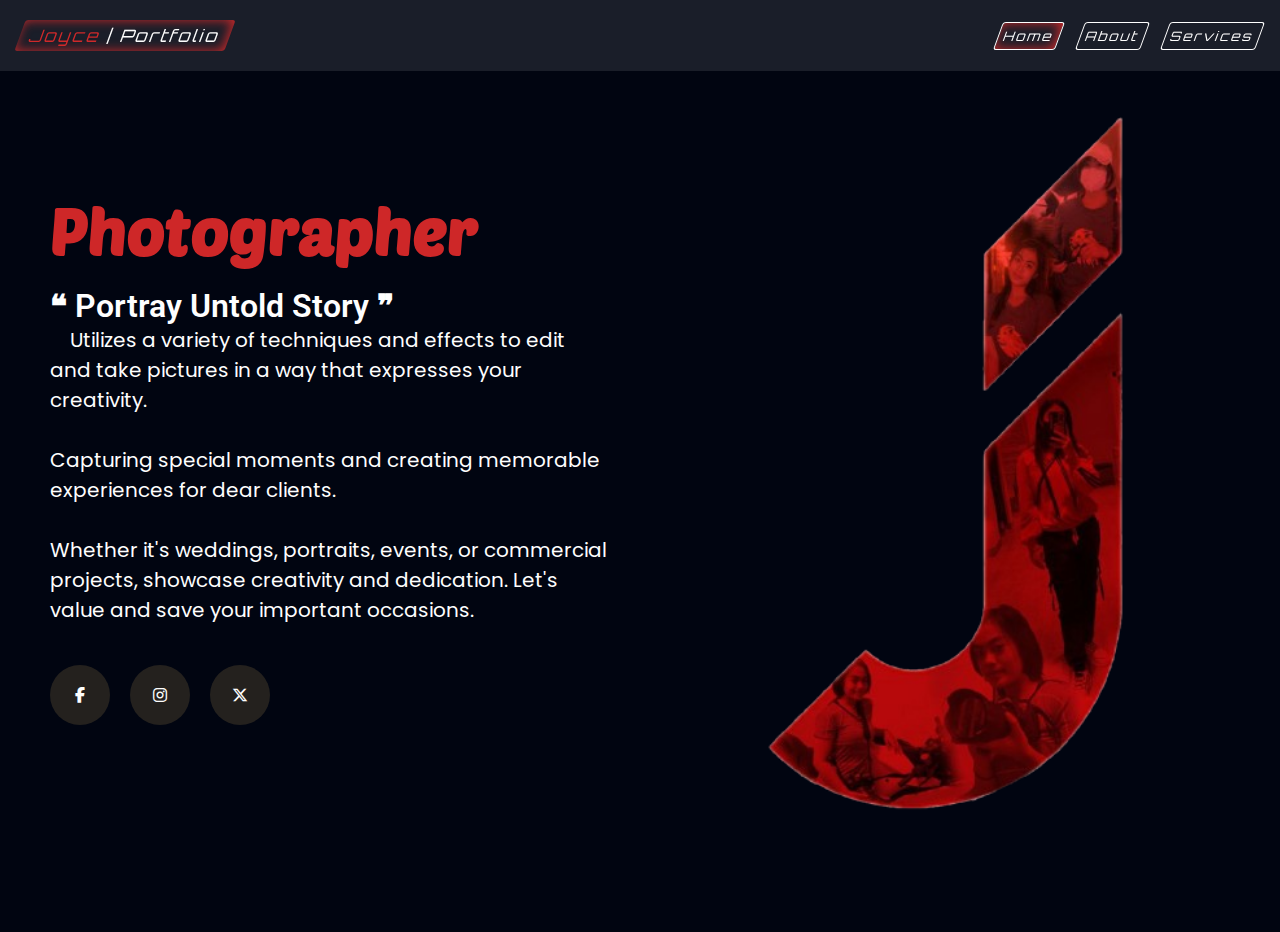
<file: index.html>
<!DOCTYPE html>
<html lang="en">

<head>
    <meta charset="UTF-8">
    <meta name="viewport" content="width=device-width, initial-scale=1.0">
    <title>Joyce | Portfolio</title>
    <link rel="stylesheet" href="assets/css/index.css">
    <link rel="stylesheet" href="assets/css/media_query.css">
    
</head>

<body>
    <!-- header -->
    <header>
        <h1><span>Joyce</span> | Portfolio</h1>
        <nav>
            <ul>
                <li><a href="index.html" class="active">Home</a></li>
                <li><a href="about.html">About</a></li>
                <li><a href="services.html">Services</a></li>
            </ul>

            <!-- hamburger btn -->
            <button class="hamburger_btn">
                <i class="fa-solid fa-bars"></i>
            </button>
            <!-- hamburger btn -->
        </nav>
    </header>
    <!-- sidebar -->
    <ul class="side_bar" style="right: -120px;">
        <li><a href="index.html" class="active">Home</a></li>
        <li><a href="about.html">About</a></li>
        <li><a href="services.html">Services</a></li>
    </ul>
    <!-- sidebar -->
    <!-- header -->

    <!-- main content goes here -->
    <main>
        <section>
            <div>
                <h1><span>Photographer</span></h1><br>
                <p><span style="font-size: 2rem; font-weight: 600;">❝ Portray Untold Story ❞</span>  <br>
                    &nbsp;&nbsp;&nbsp;&nbsp;Utilizes a variety of techniques and effects to edit and take pictures in a way that expresses your creativity. 
                    <br><br>
                    Capturing special moments and creating memorable experiences for dear clients. <br><br> Whether it's weddings, portraits, events, or commercial projects, showcase creativity and dedication. Let's value and save your important occasions.
                </p>
                <section class="icons">
                    <div class="icon">
                        <i class="fa-brands fa-facebook-f"></i>
                    </div>
                    <div class="icon">
                        <i class="fa-brands fa-instagram"></i>
                    </div>
                    <div class="icon">
                        <i class="fa-brands fa-x-twitter"></i>
                    </div>
                </section>
            </div>
            <div>
                <img src="assets/img/logo_2-removebg-preview.png" alt="Logo" style="height: auto; width: 100%;">
            </div>
        </section>

        <!-- animation box -->
        <div class="area">
            <ul class="circles"></ul>
        </div>
    </main>
    <!-- main content goes here -->


    <!-- main script -->
    <script src="assets/js/main.js"></script>
</body>

</html>
</file>
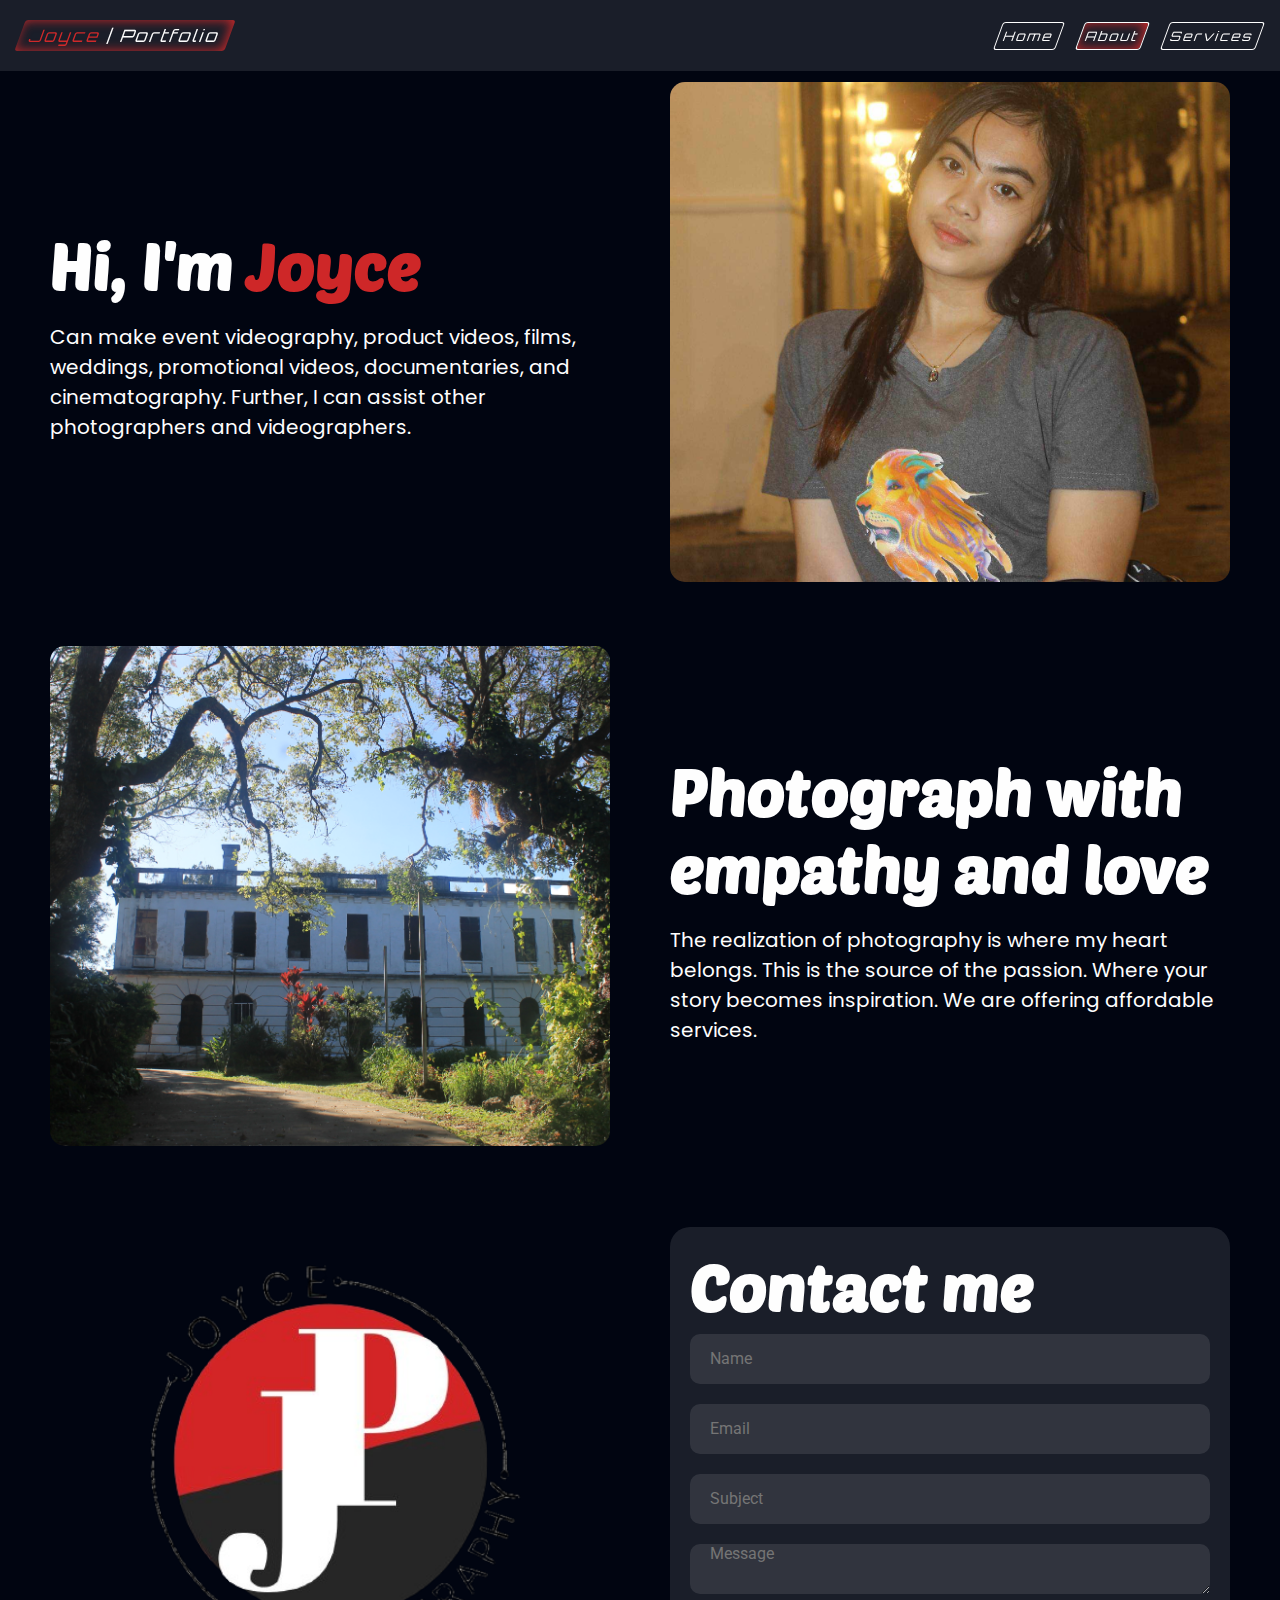
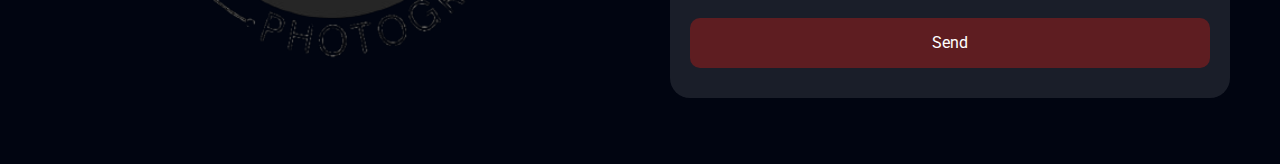
<file: about.html>
<!DOCTYPE html>
<html lang="en">

<head>
    <meta charset="UTF-8">
    <meta name="viewport" content="width=device-width, initial-scale=1.0">
    <title>Joyce | About</title>
    <link rel="stylesheet" href="assets/css/index.css">
    <link rel="stylesheet" href="assets/css/media_query.css">
</head>

<body>
    <!-- header -->
    <header>
        <h1><span>Joyce</span> | Portfolio</h1>
        <nav>
            <ul>
                <li><a href="index.html">Home</a></li>
                <li><a href="about.html"  class="active">About</a></li>
                <li><a href="services.html">Services</a></li>
            </ul>

            <!-- hamburger btn -->
            <button class="hamburger_btn">
                <i class="fa-solid fa-bars"></i>
            </button>
            <!-- hamburger btn -->
        </nav>
    </header>
    <!-- sidebar -->
    <ul class="side_bar" style="right: -120px;">
        <li><a href="index.html">Home</a></li>
        <li><a href="about.html"  class="active">About</a></li>
        <li><a href="services.html">Services</a></li>
    </ul>
    <!-- sidebar -->
    <!-- header -->

    <!-- main content goes here -->
    <main>
        <section>
            <div>
                <h1>Hi, I'm <span>Joyce</span></h1><br>
                <p>Can make event videography, product videos, films, weddings, promotional videos, documentaries, and cinematography. Further, I can assist other photographers and videographers.</p>
                
            </div>
            <div>
                <img src="assets/img/img_1.jpeg" alt="">
            </div>
        </section>

        <section>
            <div>
                <img src="assets/img/IMG_0616.JPG" alt="">
            </div>
            <div>
                <h1>Photograph with empathy and love</h1><br>
                <p>
                    The realization of photography is where my heart belongs. This is the source of the passion. Where your story becomes inspiration. We are offering affordable services.

                </p>
                
            </div>
            
        </section>

        <section>
            <div>
                <img src="assets/img/logo-removebg-preview.png" alt="">
            </div>
            <div>
                <form action="#" method="post">
                    <h1>Contact me</h1>
                    <input type="text" placeholder="Name">
                    <input type="email" placeholder="Email">
                    <input type="text" placeholder="Subject">
                    <textarea name="" id="" cols="30" rows="10" placeholder="Message"></textarea>
                    <input type="submit" value="Send">
                </form>
            </div>
        </section>



        <!-- animation box -->
        <div class="area">
            <ul class="circles"></ul>
        </div>
    </main>
    <!-- main content goes here -->


    <!-- main script -->
    <script src="assets/js/main.js"></script>
</body>

</html>
</file>
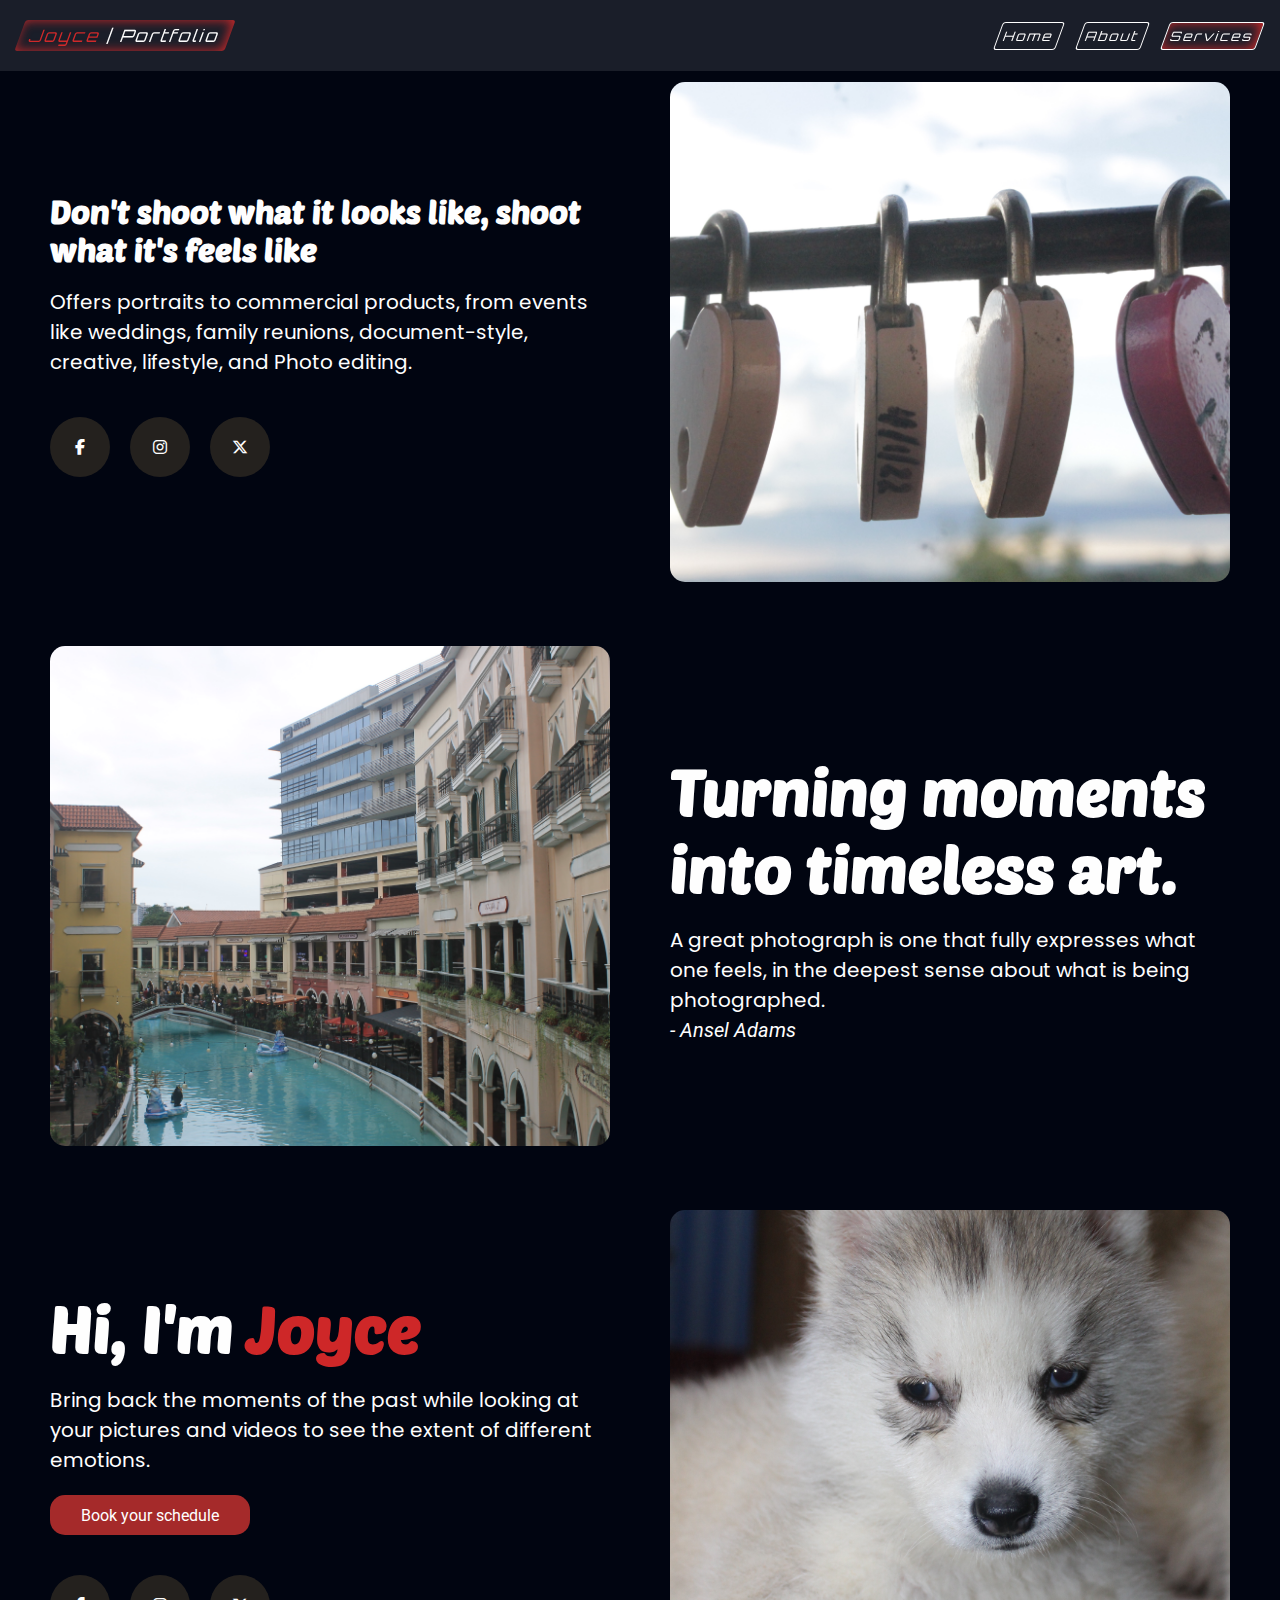
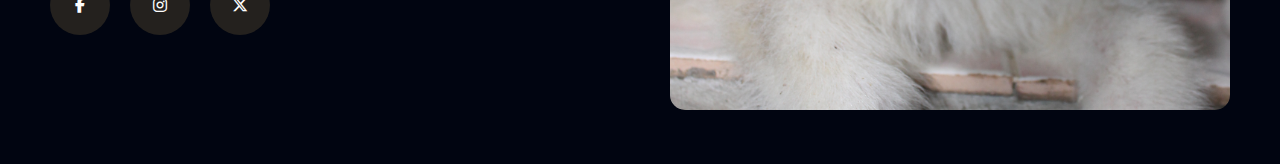
<file: services.html>
<!DOCTYPE html>
<html lang="en">

<head>
    <meta charset="UTF-8">
    <meta name="viewport" content="width=device-width, initial-scale=1.0">
    <title>Joyce | Services</title>
    <link rel="stylesheet" href="assets/css/index.css">
    <link rel="stylesheet" href="assets/css/media_query.css">
</head>

<body>
    <!-- header -->
    <header>
        <h1><span>Joyce</span> | Portfolio</h1>
        <nav>
            <ul>
                <li><a href="index.html">Home</a></li>
                <li><a href="about.html">About</a></li>
                <li><a href="services.html" class="active">Services</a></li>
            </ul>

            <!-- hamburger btn -->
            <button class="hamburger_btn">
                <i class="fa-solid fa-bars"></i>
            </button>
            <!-- hamburger btn -->
        </nav>
    </header>
    <!-- sidebar -->
    <ul class="side_bar" style="right: -120px;">
        <li><a href="index.html">Home</a></li>
        <li><a href="about.html">About</a></li>
        <li><a href="services.html" class="active">Services</a></li>
    </ul>
    <!-- sidebar -->
    <!-- header -->

    <!-- main content goes here -->
    <main>
        <section>
            <div>
                <h1 style="font-size: 2rem;">Don't shoot what it looks like, shoot what it's feels like</h1> <br>
                <p>
                    Offers portraits to commercial products, from events like weddings, family reunions, document-style, creative, lifestyle, and Photo editing.
                </p>
                <section class="icons">
                    <div class="icon">
                        <i class="fa-brands fa-facebook-f"></i>
                    </div>
                    <div class="icon">
                        <i class="fa-brands fa-instagram"></i>
                    </div>
                    <div class="icon">
                        <i class="fa-brands fa-x-twitter"></i>
                    </div>
                </section>
            </div>
            <div>
                <img src="assets/img/IMG_0121.JPG" alt="">
            </div>
        </section>

        <section>
            <div>
                <img src="assets/img/IMG_0160.JPG" alt="">
            </div>
            <div>
                <h1>Turning moments into timeless art.</h1><br>
                <p>
                    A great photograph is one that fully expresses what one feels, in the deepest sense about what is being photographed.
                    <br>
                    <i>- Ansel Adams</i>
                </p>
                
            </div>
            
        </section>


        <section>
            <div>
                <h1>Hi, I'm <span>Joyce</span></h1><br>
                <p>Bring back the moments of the past while looking at your pictures and videos to see the extent of different emotions.</p>
                <button style="height: 40px; width: 200px; font-size: 1rem; background-color: brown; color: white; margin-top: 20px; border-radius: 15px; cursor: pointer;">Book your schedule</button>
                <section class="icons">
                    <div class="icon">
                        <i class="fa-brands fa-facebook-f"></i>
                    </div>
                    <div class="icon">
                        <i class="fa-brands fa-instagram"></i>
                    </div>
                    <div class="icon">
                        <i class="fa-brands fa-x-twitter"></i>
                    </div>
                </section>
            </div>
            <div>
                <img src="assets/img/IMG_0411.JPG" alt="">
            </div>
        </section>

        <!-- animation box -->
        <div class="area">
            <ul class="circles"></ul>
        </div>
    </main>
    <!-- main content goes here -->


    <!-- main script -->
    <script src="assets/js/main.js"></script>
</body>

</html>
</file>
<file: assets/css/index.css>
@import url('global.css');

main section {
    display: flex;
    align-items: center;
    justify-content: center;
    flex-wrap: wrap;
    width: 100%;
}

main section div {
    width: calc(100%/2);
    padding: 30px;
}


main section div form {
    width: 100%;
    background-color: rgba(255, 255, 255, 0.1);
    padding: 20px;
    border-radius: 20px;
}

main section div form:hover {
    box-shadow: 0 0 20px rgba(255, 255, 255, 0.541);
}

main section div form input, main section div form textarea  {
    width: 100%;
    background-color: rgba(255, 255, 255, 0.1);
    padding: 0 20px;
    height: 50px;
    margin: 10px 0;
    color: white;
    font-size: 16px;
    border-radius: 10px;
}
main section div form input[type='submit']  {
    width: 100%;
    background-color: rgba(146, 28, 28, 0.568);
    padding: 0 20px;
    height: 50px;
    margin: 10px 0;
    color: rgb(255, 255, 255);
    font-size: 16px;
    cursor: pointer;
}

main section div form input:hover,textarea:hover  {
    border: 1px solid white;
}


main section div:first-child h1, main section div:last-child h1 {
    font-size: 4rem;
    font-weight: 900;
    font-family: "Poetsen One", sans-serif;
}

main section div:first-child h1 span {
    color: var(--primary);
    font-family: "Poetsen One", sans-serif;
}

main section div:first-child p, main section div:last-child p {
    font-family: "Poppins", sans-serif;
    font-size: 20px;
    
}

main section  .icons {
    display: flex;
    align-items: center;
    justify-content: start;
    margin-top: 40px;
    gap: 20px;
}

main section  .icons .icon {
    height: 50px;
    width: 50px;
    background-color: rgba(48, 42, 34, 0.753);
    border-radius: 50%;
    display: flex;
    align-items: center;
    justify-content: center;
    cursor: pointer;
}

main section  .icons .icon:hover {
    box-shadow: 0 0 20px rgba(255, 255, 255, 0.7);
}

main section div:last-child img, main section div:first-child img {
    width: 100%;
    height: 500px;
    border-radius: 15px;
    object-fit: cover;
    
}
</file>
<file: assets/css/media_query.css>
@media only screen and (max-width: 500px) {

    /* for header */
    header nav ul {
        display: none;
    }

    header nav .hamburger_btn {
        display: block;
    }

    /* for header */
}



@media only screen and (max-width: 900px) {

    /* main */
    main section {
        width: 100%;
        display: block;
        text-align: center;
    }

    main section div {
        width: 100%;
        padding: 30px;
    }


    main section div:first-child h1 {
        font-size: 5rem;
        font-weight: 900;
        font-family: "Poetsen One", sans-serif;
    }

    main section div:first-child h1 span {
        color: var(--primary);
        font-family: "Poetsen One", sans-serif;
    }

    main section div:first-child p {
        width: 100%;
        font-family: "Briem Hand", cursive;
        font-size: 20px;

    }

    main section div:last-child img {
        width: 100%;
    }

    main section  .icons {
        display: flex;
        align-items: center;
        justify-content: center;
        margin-top: 40px;
        gap: 20px;
    }

    /* main */
}
</file>
